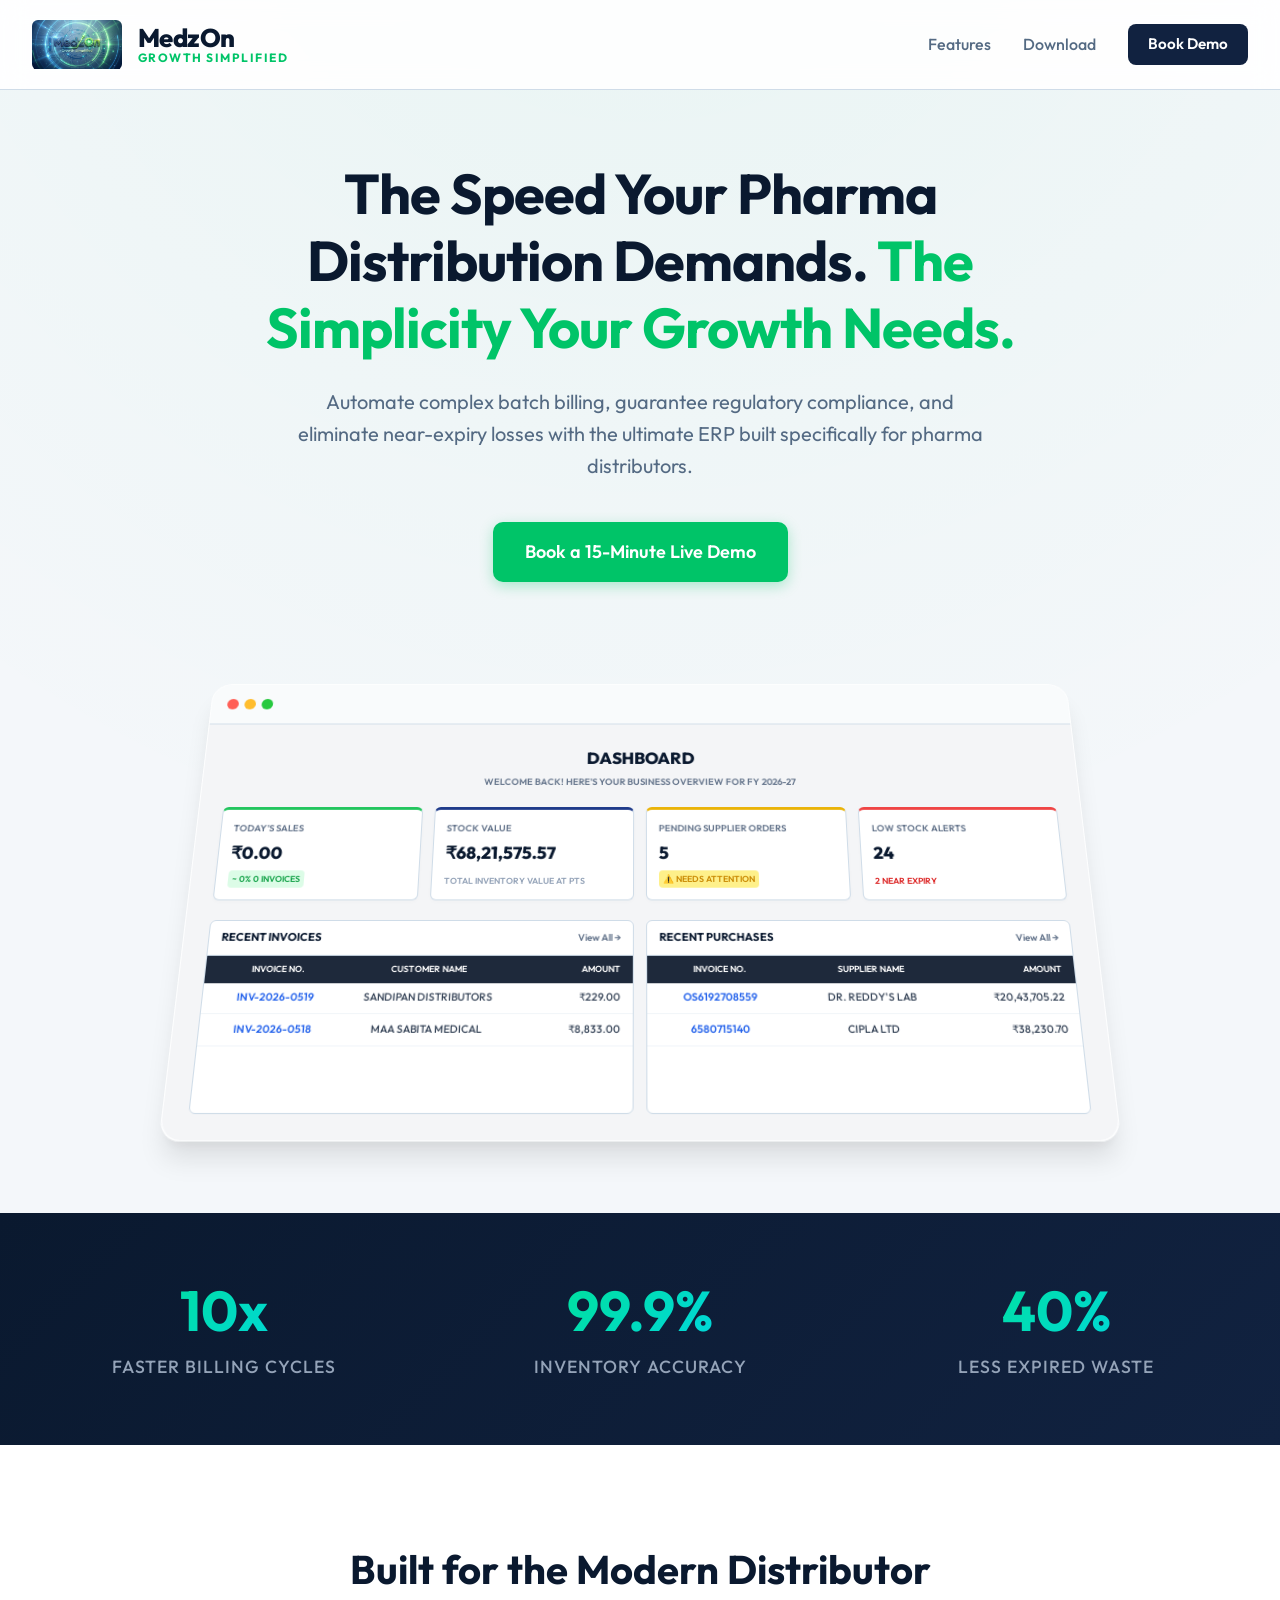
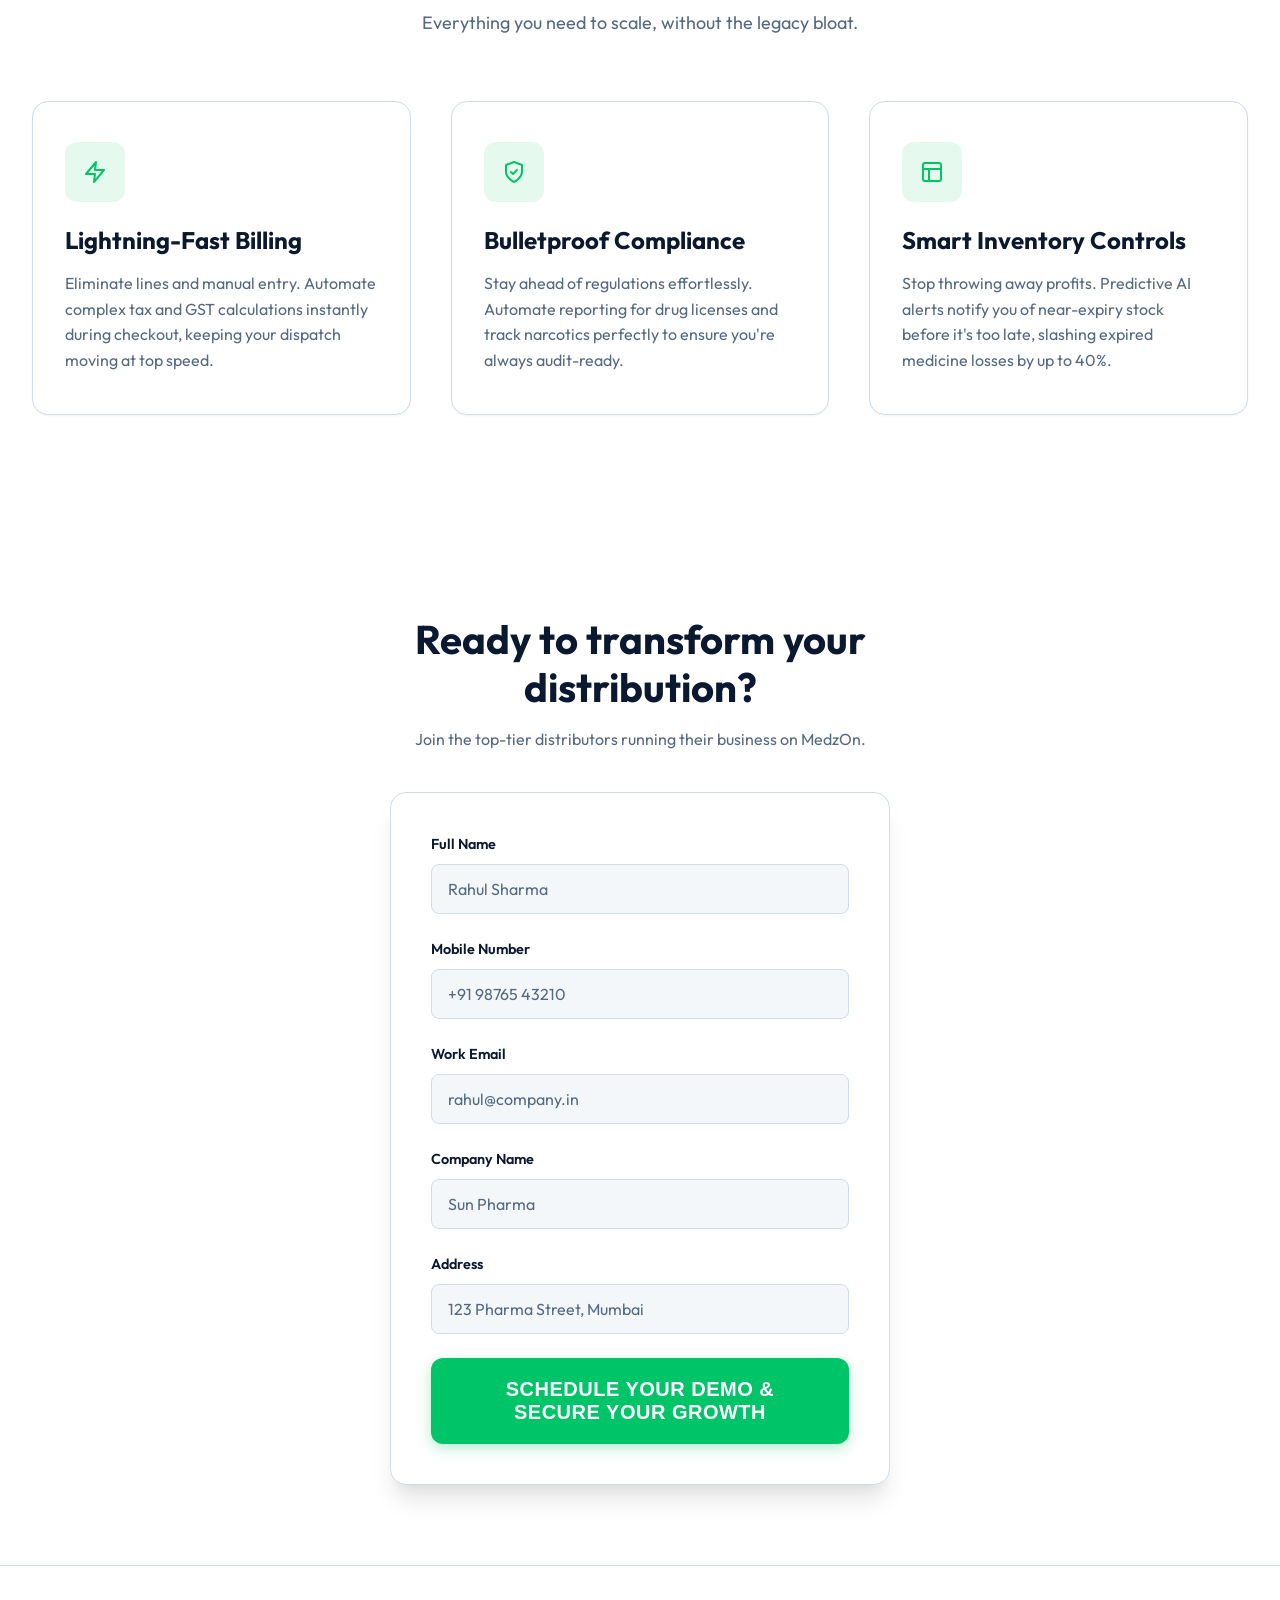
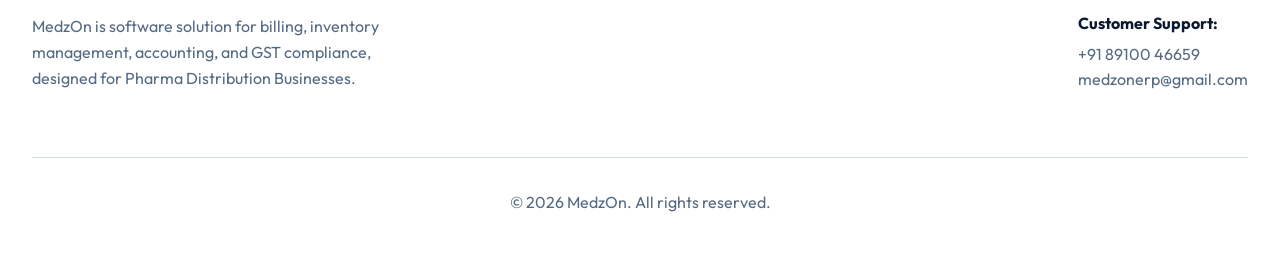
<file: index.html>
<!DOCTYPE html>
<html lang="en">

<head>
    <meta charset="UTF-8">
    <meta name="viewport" content="width=device-width, initial-scale=1.0">
    <title>MedzOn - Growth, Simplified.</title>
    <meta name="description"
        content="Automate complex batch billing, guarantee regulatory compliance, and eliminate near-expiry losses with the ultimate ERP built specifically for pharma distributors.">
    <link rel="preconnect" href="https://fonts.googleapis.com">
    <link rel="preconnect" href="https://fonts.gstatic.com" crossorigin>
    <link href="https://fonts.googleapis.com/css2?family=Outfit:wght@300;400;500;600;700;800&display=swap"
        rel="stylesheet">
    <link rel="stylesheet" href="style.css">
</head>

<body>
    <!-- Navigation -->
    <nav class="navbar">
        <div class="container nav-container">
            <div class="logo">
                <img src="logo.png" alt="MedzOn Icon" class="logo-img">
                <div class="logo-text-group">
                    <span class="logo-brand">MedzOn</span>
                    <span class="logo-tagline">Growth Simplified</span>
                </div>
            </div>
            <div class="nav-links">
                <a href="#features">Features</a>
                <a href="download.html">Download</a>
                <a href="#contact" class="btn btn-primary-small">Book Demo</a>
            </div>
        </div>
    </nav>

    <!-- Hero Section -->
    <header class="hero">
        <div class="container hero-content">
            <div class="hero-text-wrapper fade-in-up">
                <h1 class="hero-title">The Speed Your Pharma Distribution Demands. <span class="highlight">The
                        Simplicity Your Growth Needs.</span></h1>
                <p class="hero-subtitle">Automate complex batch billing, guarantee regulatory compliance, and eliminate
                    near-expiry losses with the ultimate ERP built specifically for pharma distributors.</p>
                <a href="#contact" class="btn btn-accent btn-large">Book a 15-Minute Live Demo</a>
            </div>
            <div class="hero-graphic fade-in-up delay-1">
                <div class="glass-card decorative-card">
                    <div class="card-header">
                        <div class="dots">
                            <span></span><span></span><span></span>
                        </div>
                    </div>
                    <div class="card-body mock-dashboard">
                        <div class="mock-header">
                            <div class="mock-title">DASHBOARD</div>
                            <div class="mock-date">WELCOME BACK! HERE'S YOUR BUSINESS OVERVIEW FOR FY 2026-27</div>
                        </div>
                        <div class="mock-stats">
                            <div class="mock-stat-card border-green">
                                <div class="mock-stat-label">TODAY'S SALES</div>
                                <div class="mock-stat-value">₹0.00</div>
                                <div class="mock-stat-trend positive">~ 0% 0 INVOICES</div>
                            </div>
                            <div class="mock-stat-card border-blue">
                                <div class="mock-stat-label">STOCK VALUE</div>
                                <div class="mock-stat-value">₹68,21,575.57</div>
                                <div class="mock-stat-trend neutral">TOTAL INVENTORY VALUE AT PTS</div>
                            </div>
                            <div class="mock-stat-card border-yellow">
                                <div class="mock-stat-label">PENDING SUPPLIER ORDERS</div>
                                <div class="mock-stat-value">5</div>
                                <div class="mock-stat-trend warning">⚠️ NEEDS ATTENTION</div>
                            </div>
                            <div class="mock-stat-card border-red">
                                <div class="mock-stat-label">LOW STOCK ALERTS</div>
                                <div class="mock-stat-value">24</div>
                                <div class="mock-stat-trend negative">2 NEAR EXPIRY</div>
                            </div>
                        </div>
                        <div class="mock-tables">
                            <div class="mock-table-box">
                                <div class="mock-table-header">RECENT INVOICES <span>View All →</span></div>
                                <div class="mock-table-row th"><span class="col1">INVOICE NO.</span><span
                                        class="col2">CUSTOMER NAME</span><span class="col3">AMOUNT</span></div>
                                <div class="mock-table-row"><span class="col1 highlight">INV-2026-0519</span><span
                                        class="col2">SANDIPAN DISTRIBUTORS</span><span class="col3">₹229.00</span></div>
                                <div class="mock-table-row"><span class="col1 highlight">INV-2026-0518</span><span
                                        class="col2">MAA SABITA MEDICAL</span><span class="col3">₹8,833.00</span></div>
                            </div>
                            <div class="mock-table-box">
                                <div class="mock-table-header">RECENT PURCHASES <span>View All →</span></div>
                                <div class="mock-table-row th"><span class="col1">INVOICE NO.</span><span
                                        class="col2">SUPPLIER NAME</span><span class="col3">AMOUNT</span></div>
                                <div class="mock-table-row"><span class="col1 highlight">OS6192708559</span><span
                                        class="col2">DR. REDDY'S LAB</span><span class="col3">₹20,43,705.22</span></div>
                                <div class="mock-table-row"><span class="col1 highlight">6580715140</span><span
                                        class="col2">CIPLA LTD</span><span class="col3">₹38,230.70</span></div>
                            </div>
                        </div>
                    </div>
                </div>
            </div>
        </div>
        <div class="hero-bg-gradient"></div>
    </header>

    <!-- Metrics Banner -->
    <section class="metrics-banner">
        <div class="container">
            <div class="metrics-grid">
                <div class="metric-item fade-in">
                    <h2 class="metric-number">10x</h2>
                    <p class="metric-label">Faster Billing Cycles</p>
                </div>
                <div class="metric-item fade-in delay-1">
                    <h2 class="metric-number">99.9%</h2>
                    <p class="metric-label">Inventory Accuracy</p>
                </div>
                <div class="metric-item fade-in delay-2">
                    <h2 class="metric-number">40%</h2>
                    <p class="metric-label">Less Expired Waste</p>
                </div>
            </div>
        </div>
    </section>

    <!-- Value Props -->
    <section id="features" class="features-section">
        <div class="container">
            <div class="section-header fade-in-up">
                <h2>Built for the Modern Distributor</h2>
                <p>Everything you need to scale, without the legacy bloat.</p>
            </div>
            <div class="features-grid">
                <!-- Feature 1 -->
                <div class="feature-card fade-in-up delay-1">
                    <div class="feature-icon">
                        <svg xmlns="http://www.w3.org/2000/svg" width="24" height="24" viewBox="0 0 24 24" fill="none"
                            stroke="currentColor" stroke-width="2" stroke-linecap="round" stroke-linejoin="round">
                            <polygon points="13 2 3 14 12 14 11 22 21 10 12 10 13 2"></polygon>
                        </svg>
                    </div>
                    <h3>Lightning-Fast Billing</h3>
                    <p>Eliminate lines and manual entry. Automate complex tax and GST calculations instantly during
                        checkout, keeping your dispatch moving at top speed.</p>
                </div>
                <!-- Feature 2 -->
                <div class="feature-card fade-in-up delay-2">
                    <div class="feature-icon">
                        <svg xmlns="http://www.w3.org/2000/svg" width="24" height="24" viewBox="0 0 24 24" fill="none"
                            stroke="currentColor" stroke-width="2" stroke-linecap="round" stroke-linejoin="round">
                            <path d="M12 22s8-4 8-10V5l-8-3-8 3v7c0 6 8 10 8 10z"></path>
                            <polyline points="9 12 11 14 15 10"></polyline>
                        </svg>
                    </div>
                    <h3>Bulletproof Compliance</h3>
                    <p>Stay ahead of regulations effortlessly. Automate reporting for drug licenses and track narcotics
                        perfectly to ensure you're always audit-ready.</p>
                </div>
                <!-- Feature 3 -->
                <div class="feature-card fade-in-up delay-3">
                    <div class="feature-icon">
                        <svg xmlns="http://www.w3.org/2000/svg" width="24" height="24" viewBox="0 0 24 24" fill="none"
                            stroke="currentColor" stroke-width="2" stroke-linecap="round" stroke-linejoin="round">
                            <rect x="3" y="3" width="18" height="18" rx="2" ry="2"></rect>
                            <line x1="3" y1="9" x2="21" y2="9"></line>
                            <line x1="9" y1="21" x2="9" y2="9"></line>
                        </svg>
                    </div>
                    <h3>Smart Inventory Controls</h3>
                    <p>Stop throwing away profits. Predictive AI alerts notify you of near-expiry stock before it's too
                        late, slashing expired medicine losses by up to 40%.</p>
                </div>
            </div>
        </div>
    </section>


    <!-- Lead Capture Footer -->
    <footer id="contact" class="footer-lead">
        <div class="container footer-container">
            <div class="lead-form-wrapper fade-in-up">
                <h2>Ready to transform your distribution?</h2>
                <p>Join the top-tier distributors running their business on MedzOn.</p>

                <form class="lead-form" id="demoForm">
                    <!-- Replace with your actual Web3Forms access key -->
                    <input type="hidden" name="access_key" value="a9f6d0e3-ef74-4afc-ab80-67b37084bd7a">
                    <input type="hidden" name="subject" value="New MedzOn Demo Request">
                    <input type="hidden" name="from_name" value="MedzOn Website">

                    <div class="form-group">
                        <label for="fullName">Full Name</label>
                        <input type="text" name="name" id="fullName" placeholder="Rahul Sharma" required>
                    </div>
                    <div class="form-group">
                        <label for="mobileNumber">Mobile Number</label>
                        <input type="tel" name="phone" id="mobileNumber" placeholder="+91 98765 43210" required>
                    </div>
                    <div class="form-group">
                        <label for="workEmail">Work Email</label>
                        <input type="email" name="email" id="workEmail" placeholder="rahul@company.in" required>
                    </div>
                    <div class="form-group">
                        <label for="companyName">Company Name</label>
                        <input type="text" name="company" id="companyName" placeholder="Sun Pharma" required>
                    </div>
                    <div class="form-group">
                        <label for="address">Address</label>
                        <input type="text" name="address" id="address" placeholder="123 Pharma Street, Mumbai" required>
                    </div>

                    <button type="submit" class="btn btn-accent btn-massive">Schedule Your Demo & Secure Your
                        Growth</button>
                </form>
            </div>
        </div>
        <div class="footer-bottom">
            <div class="container footer-info">
                <div class="company-desc">
                    <p>MedzOn is software solution for billing, inventory management, accounting, and GST compliance,
                        designed for Pharma Distribution Businesses.</p>
                </div>
                <div class="support-info">
                    <h4>Customer Support:</h4>
                    <p><a href="tel:+918910046659">+91 89100 46659</a></p>
                    <p><a href="mailto:medzonerp@gmail.com">medzonerp@gmail.com</a></p>
                </div>
                <div class="copyright">
                    <p>&copy; 2026 MedzOn. All rights reserved.</p>
                </div>
            </div>
        </div>
    </footer>

    <script src="main.js"></script>
</body>

</html>
</file>
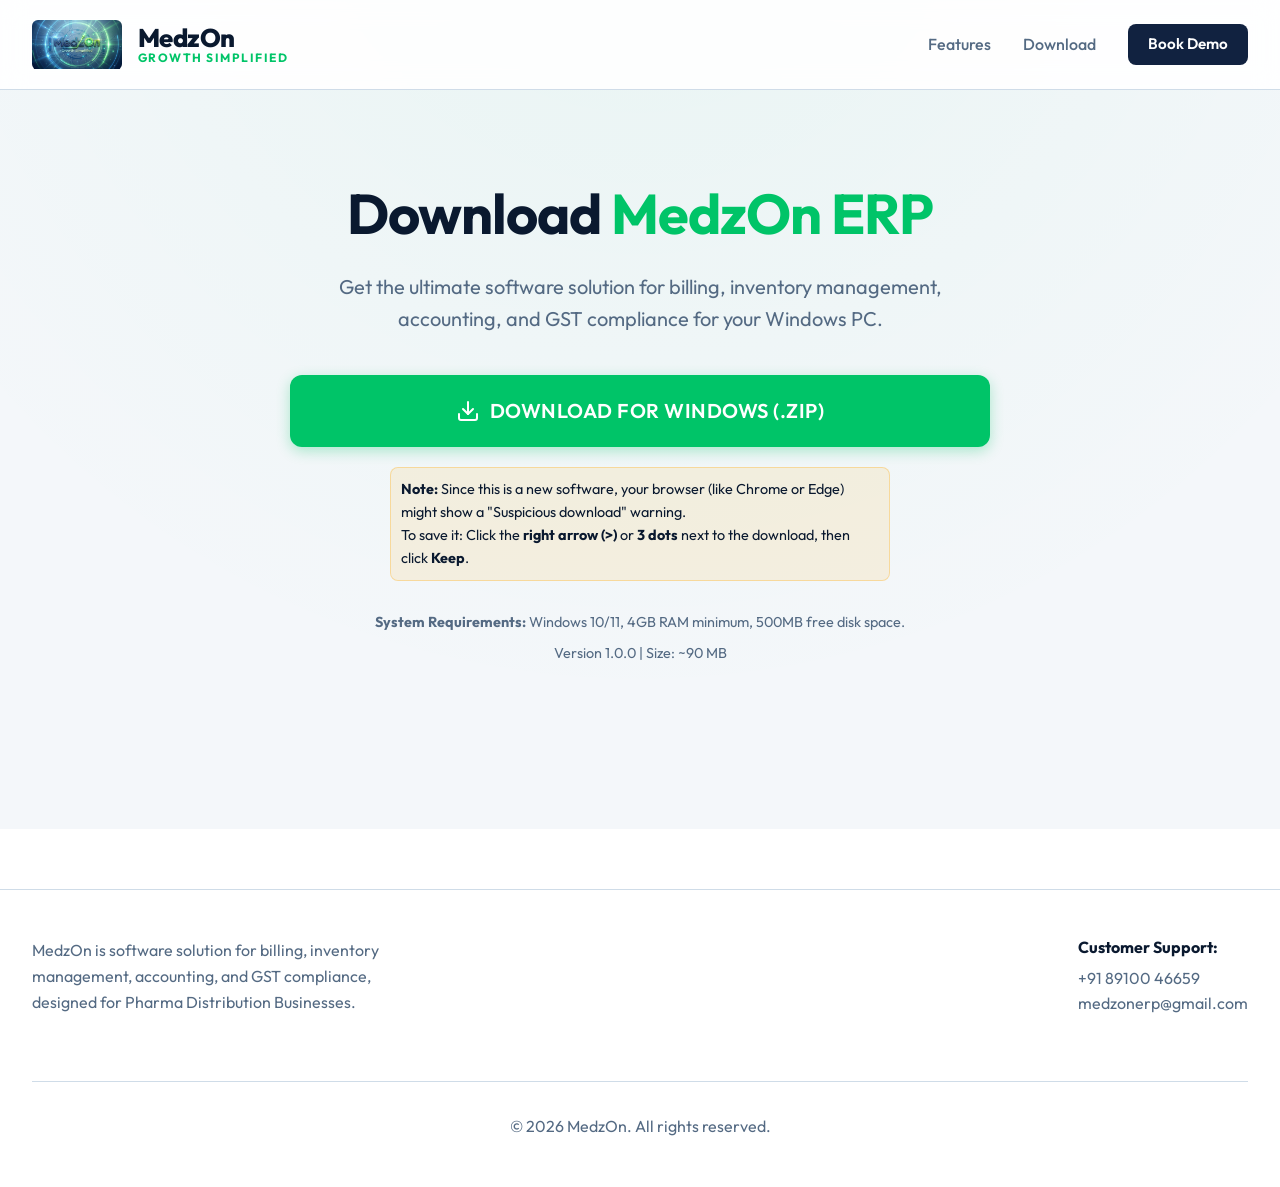
<file: download.html>
<!DOCTYPE html>
<html lang="en">

<head>
    <meta charset="UTF-8">
    <meta name="viewport" content="width=device-width, initial-scale=1.0">
    <title>Download MedzOn - Growth, Simplified.</title>
    <meta name="description" content="Download MedzOn ERP for your Pharma Distribution Business.">
    <link rel="preconnect" href="https://fonts.googleapis.com">
    <link rel="preconnect" href="https://fonts.gstatic.com" crossorigin>
    <link href="https://fonts.googleapis.com/css2?family=Outfit:wght@300;400;500;600;700;800&display=swap"
        rel="stylesheet">
    <link rel="stylesheet" href="style.css">
</head>

<body>
    <!-- Navigation -->
    <nav class="navbar">
        <div class="container nav-container">
            <a href="index.html" class="logo" style="text-decoration: none;">
                <img src="logo.png" alt="MedzOn Icon" class="logo-img">
                <div class="logo-text-group">
                    <span class="logo-brand">MedzOn</span>
                    <span class="logo-tagline">Growth Simplified</span>
                </div>
            </a>
            <div class="nav-links">
                <a href="index.html#features">Features</a>
                <a href="download.html">Download</a>
                <a href="index.html#contact" class="btn btn-primary-small">Book Demo</a>
            </div>
        </div>
    </nav>

    <!-- Download Hero Section -->
    <header class="hero" style="padding: 180px 0 100px;">
        <div class="container hero-content" style="flex-direction: column; text-align: center; max-width: 800px;">
            <div class="hero-text-wrapper fade-in-up" style="align-items: center;">
                <h1 class="hero-title">Download <span class="highlight">MedzOn ERP</span></h1>
                <p class="hero-subtitle">Get the ultimate software solution for billing, inventory management,
                    accounting, and GST compliance for your Windows PC.</p>

                <div style="margin-top: 40px;">
                    <!-- A placeholder link for the actual software executable -->
                    <a href="MedzOnsetup.zip" class="btn btn-accent btn-massive" download
                        style="display: inline-flex; align-items: center; gap: 10px;">
                        <svg xmlns="http://www.w3.org/2000/svg" width="24" height="24" viewBox="0 0 24 24" fill="none"
                            stroke="currentColor" stroke-width="2" stroke-linecap="round" stroke-linejoin="round">
                            <path d="M21 15v4a2 2 0 0 1-2 2H5a2 2 0 0 1-2-2v-4"></path>
                            <polyline points="7 10 12 15 17 10"></polyline>
                            <line x1="12" y1="15" x2="12" y2="3"></line>
                        </svg>
                        DOWNLOAD FOR WINDOWS (.ZIP)
                    </a>
                </div>

                <div style="margin-top: 20px; padding: 10px; background-color: rgba(255, 166, 0, 0.1); border: 1px solid rgba(255, 166, 0, 0.3); border-radius: 8px; font-size: 0.9rem; text-align: left; max-width: 500px; margin-left: auto; margin-right: auto;">
                    <strong>Note:</strong> Since this is a new software, your browser (like Chrome or Edge) might show a "Suspicious download" warning. <br>
                    To save it: Click the <strong>right arrow (>)</strong> or <strong>3 dots</strong> next to the download, then click <strong>Keep</strong>.
                </div>

                <div style="margin-top: 30px; font-size: 0.9rem; color: #64748b;">
                    <p><strong>System Requirements:</strong> Windows 10/11, 4GB RAM minimum, 500MB free disk space.</p>
                    <p style="margin-top: 8px;">Version 1.0.0 | Size: ~90 MB</p>
                </div>
            </div>
        </div>
        <div class="hero-bg-gradient"></div>
    </header>

    <!-- Lead Capture Footer -->
    <footer id="contact" class="footer-lead" style="padding-top: 60px;">
        <div class="footer-bottom">
            <div class="container footer-info">
                <div class="company-desc">
                    <p>MedzOn is software solution for billing, inventory management, accounting, and GST compliance,
                        designed for Pharma Distribution Businesses.</p>
                </div>
                <div class="support-info">
                    <h4>Customer Support:</h4>
                    <p><a href="tel:+918910046659">+91 89100 46659</a></p>
                    <p><a href="mailto:medzonerp@gmail.com">medzonerp@gmail.com</a></p>
                </div>
                <div class="copyright">
                    <p>&copy; 2026 MedzOn. All rights reserved.</p>
                </div>
            </div>
        </div>
    </footer>

    <script src="main.js"></script>
</body>

</html>
</file>
<file: style.css>
:root {
    /* Color Palette - Light Tech Aesthetic */
    --primary-navy: #0A192F; /* Deep Tech Blue (from logo) */
    --primary-navy-light: #112240;
    --accent-coral: #00C468; /* Neon Green (darkened slightly for readability on white) */
    --accent-coral-hover: #00A656;
    --accent-cyan: #009BD6; 
    --bg-white: #FFFFFF;
    --bg-offwhite: #F4F7FA;
    --text-dark: #0A192F;
    --text-muted: #546A83;
    --border-light: #CFDCE8;
    
    /* Gradients */
    --gradient-hero: linear-gradient(135deg, #0A192F 0%, #112240 100%);
    --gradient-accent: linear-gradient(135deg, #00C468 0%, #009BD6 100%);
    
    /* Shadows */
    --shadow-sm: 0 1px 2px 0 rgba(0, 0, 0, 0.05);
    --shadow-md: 0 4px 6px -1px rgba(0, 0, 0, 0.1), 0 2px 4px -1px rgba(0, 0, 0, 0.06);
    --shadow-lg: 0 10px 15px -3px rgba(0, 0, 0, 0.1), 0 4px 6px -2px rgba(0, 0, 0, 0.05);
    --shadow-xl: 0 20px 25px -5px rgba(0, 0, 0, 0.1), 0 10px 10px -5px rgba(0, 0, 0, 0.04);
    --glow: 0 4px 14px 0 rgba(0, 196, 104, 0.3);
    
    /* Typography */
    --font-sans: 'Outfit', sans-serif;
    
    /* Transitions */
    --transition-fast: 0.2s ease;
    --transition-smooth: 0.4s cubic-bezier(0.4, 0, 0.2, 1);
}

* {
    margin: 0;
    padding: 0;
    box-sizing: border-box;
}

html {
    scroll-behavior: smooth;
}

body {
    font-family: var(--font-sans);
    color: var(--text-dark);
    background-color: var(--bg-white);
    line-height: 1.6;
    overflow-x: hidden;
}

.container {
    width: 100%;
    max-width: 1280px;
    margin: 0 auto;
    padding: 0 2rem;
}

/* Typography */
h1, h2, h3, h4 {
    font-weight: 700;
    line-height: 1.2;
    color: var(--primary-navy);
}

p {
    color: var(--text-muted);
}

/* Buttons */
.btn {
    display: inline-flex;
    align-items: center;
    justify-content: center;
    text-decoration: none;
    font-weight: 600;
    border-radius: 8px;
    transition: all var(--transition-fast);
    cursor: pointer;
    border: none;
}

.btn-primary-small {
    padding: 0.5rem 1.25rem;
    background-color: var(--primary-navy-light);
    color: var(--bg-white);
    font-size: 0.95rem;
}

.btn-primary-small:hover {
    background-color: var(--primary-navy);
    transform: translateY(-2px);
    box-shadow: var(--shadow-md);
}

.btn-accent {
    background-color: var(--accent-coral);
    color: var(--bg-white);
    box-shadow: var(--glow);
}

.btn-accent:hover {
    background-color: var(--accent-coral-hover);
    transform: translateY(-2px);
    box-shadow: 0 6px 20px rgba(0, 196, 104, 0.4);
}

.btn-large {
    padding: 1rem 2rem;
    font-size: 1.125rem;
    border-radius: 10px;
}

.btn-massive {
    padding: 1.25rem 2.5rem;
    font-size: 1.25rem;
    border-radius: 12px;
    width: 100%;
    text-transform: uppercase;
    letter-spacing: 0.5px;
}

/* Navbar */
.navbar {
    position: fixed;
    top: 0;
    left: 0;
    right: 0;
    height: 90px;
    background-color: rgba(255, 255, 255, 0.9);
    backdrop-filter: blur(12px);
    -webkit-backdrop-filter: blur(12px);
    border-bottom: 1px solid var(--border-light);
    z-index: 100;
    display: flex;
    align-items: center;
}

.nav-container {
    display: flex;
    justify-content: space-between;
    align-items: center;
}

.logo {
    display: flex;
    align-items: center;
    gap: 1rem;
    text-decoration: none;
}

.logo-img {
    height: 50px;
    width: auto;
    object-fit: contain;
    border-radius: 6px;
}

.logo-text-group {
    display: flex;
    flex-direction: column;
    justify-content: center;
}

.logo-brand {
    font-size: 1.6rem;
    font-weight: 800;
    color: var(--primary-navy);
    line-height: 1;
    letter-spacing: -0.5px;
    margin-bottom: 2px;
}

.logo-tagline {
    font-size: 0.75rem;
    font-weight: 700;
    color: var(--accent-coral);
    text-transform: uppercase;
    letter-spacing: 1.5px;
    line-height: 1;
}

.nav-links {
    display: flex;
    gap: 2rem;
    align-items: center;
}

.nav-links a:not(.btn) {
    text-decoration: none;
    color: var(--text-muted);
    font-weight: 500;
    transition: color var(--transition-fast);
}

.nav-links a:not(.btn):hover {
    color: var(--primary-navy);
}

/* Hero Section */
.hero {
    position: relative;
    padding: 160px 0 100px;
    background-color: var(--bg-offwhite);
    overflow: hidden;
}

.hero-content {
    display: flex;
    flex-direction: column;
    align-items: center;
    text-align: center;
    position: relative;
    z-index: 2;
}

.hero-text-wrapper {
    max-width: 800px;
    margin-bottom: 4rem;
}

.hero-title {
    font-size: 3.5rem;
    letter-spacing: -1px;
    margin-bottom: 1.5rem;
}

.hero-title .highlight {
    color: var(--accent-coral);
}

.hero-subtitle {
    font-size: 1.25rem;
    margin-bottom: 2.5rem;
    max-width: 700px;
    margin-left: auto;
    margin-right: auto;
}

/* Decorative Hero Graphic */
.hero-graphic {
    width: 100%;
    max-width: 900px;
    margin: 0 auto;
    perspective: 1000px;
}

.glass-card {
    background: rgba(255, 255, 255, 0.7);
    backdrop-filter: blur(20px);
    border: 1px solid rgba(255, 255, 255, 0.4);
    border-radius: 20px;
    box-shadow: var(--shadow-xl);
    overflow: hidden;
}

.decorative-card {
    transform: rotateX(15deg) translateY(20px);
    transition: transform var(--transition-smooth);
}

.decorative-card:hover {
    transform: rotateX(5deg) translateY(0);
}

.card-header {
    background-color: rgba(248, 250, 252, 0.8);
    padding: 1rem;
    border-bottom: 1px solid var(--border-light);
    display: flex;
    align-items: center;
}

.dots {
    display: flex;
    gap: 6px;
}

.dots span {
    width: 12px;
    height: 12px;
    border-radius: 50%;
    background-color: #E2E8F0;
}
.dots span:nth-child(1) { background-color: #FF5F56; }
.dots span:nth-child(2) { background-color: #FFBD2E; }
.dots span:nth-child(3) { background-color: #27C93F; }

.mock-dashboard {
    height: 420px;
    padding: 1.5rem;
    display: flex;
    flex-direction: column;
    gap: 1.25rem;
    background: #f4f5f7;
    border-radius: 0 0 20px 20px;
}

.mock-header {
    display: flex;
    flex-direction: column;
    gap: 0.25rem;
}

.mock-title {
    font-size: 1.1rem;
    font-weight: 800;
    color: var(--primary-navy);
}

.mock-date {
    font-size: 0.6rem;
    color: #64748b;
    font-weight: 600;
    text-transform: uppercase;
}

.mock-stats {
    display: flex;
    gap: 0.75rem;
}

.mock-stat-card {
    flex: 1;
    background: #fff;
    padding: 0.75rem;
    border-radius: 6px;
    border: 1px solid var(--border-light);
    display: flex;
    flex-direction: column;
    gap: 0.25rem;
    text-align: left;
    box-shadow: 0 2px 4px rgba(0,0,0,0.02);
}

.mock-stat-card.border-green { border-top: 3px solid #22c55e; }
.mock-stat-card.border-blue { border-top: 3px solid #1e3a8a; }
.mock-stat-card.border-yellow { border-top: 3px solid #eab308; }
.mock-stat-card.border-red { border-top: 3px solid #ef4444; }

.mock-stat-label {
    font-size: 0.6rem;
    color: #64748b;
    text-transform: uppercase;
    font-weight: 600;
}

.mock-stat-value {
    font-size: 1.1rem;
    font-weight: 800;
    color: var(--primary-navy);
}

.mock-stat-trend {
    font-size: 0.55rem;
    font-weight: 600;
    margin-top: auto;
    color: #94a3b8;
}
.mock-stat-trend.positive { color: #16a34a; background: #dcfce7; padding: 2px 4px; border-radius: 4px; display: inline-block; width: fit-content; }
.mock-stat-trend.warning { color: #ca8a04; background: #fef08a; padding: 2px 4px; border-radius: 4px; display: inline-block; width: fit-content; }
.mock-stat-trend.neutral { color: #94a3b8; }
.mock-stat-trend.negative { color: #dc2626; }

.mock-tables {
    display: flex;
    gap: 0.75rem;
    flex: 1;
}

.mock-table-box {
    flex: 1;
    background: #fff;
    border-radius: 6px;
    border: 1px solid var(--border-light);
    overflow: hidden;
    display: flex;
    flex-direction: column;
}

.mock-table-header {
    padding: 0.5rem 0.75rem;
    font-size: 0.7rem;
    font-weight: 700;
    color: var(--primary-navy);
    display: flex;
    justify-content: space-between;
    align-items: center;
    border-bottom: 1px solid var(--border-light);
}

.mock-table-header span {
    color: #64748b;
    font-size: 0.6rem;
    font-weight: 600;
}

.mock-table-row {
    display: flex;
    padding: 0.4rem 0.75rem;
    font-size: 0.65rem;
    border-bottom: 1px solid #f1f5f9;
    color: #334155;
    font-weight: 500;
}

.mock-table-row.th {
    background: #1e293b;
    color: #fff;
    font-size: 0.55rem;
    font-weight: 600;
    border-bottom: none;
}

.mock-table-row .col1 { flex: 1.2; }
.mock-table-row .col2 { flex: 1.8; }
.mock-table-row .col3 { flex: 1; text-align: right; }
.mock-table-row .highlight { color: #2563eb; font-weight: 600; }

/* Background Gradients */
.hero-bg-gradient {
    position: absolute;
    top: -20%;
    left: -10%;
    width: 120%;
    height: 120%;
    background: radial-gradient(circle at 50% 0%, rgba(0, 196, 104, 0.05) 0%, rgba(255, 255, 255, 0) 70%);
    z-index: 1;
    pointer-events: none;
}

/* Metrics Banner */
.metrics-banner {
    background: var(--gradient-hero);
    padding: 4rem 0;
    color: var(--bg-white);
}

.metrics-grid {
    display: grid;
    grid-template-columns: repeat(3, 1fr);
    gap: 2rem;
    text-align: center;
}

.metric-number {
    color: var(--bg-white);
    font-size: 3.5rem;
    margin-bottom: 0.5rem;
    background: linear-gradient(135deg, #00E57A 0%, #00D2FF 100%);
    -webkit-background-clip: text;
    -webkit-text-fill-color: transparent;
}

.metric-label {
    color: #94A3B8;
    font-size: 1.1rem;
    font-weight: 500;
    text-transform: uppercase;
    letter-spacing: 1px;
}

/* Features */
.features-section {
    padding: 100px 0;
    background-color: var(--bg-white);
}

.section-header {
    text-align: center;
    margin-bottom: 4rem;
}

.section-header h2 {
    font-size: 2.5rem;
    margin-bottom: 1rem;
}

.section-header p {
    font-size: 1.125rem;
    max-width: 600px;
    margin: 0 auto;
}

.features-grid {
    display: grid;
    grid-template-columns: repeat(3, 1fr);
    gap: 2.5rem;
}

.feature-card {
    background-color: var(--bg-white);
    border: 1px solid var(--border-light);
    border-radius: 16px;
    padding: 2.5rem 2rem;
    transition: all var(--transition-smooth);
    box-shadow: var(--shadow-sm);
}

.feature-card:hover {
    transform: translateY(-8px);
    box-shadow: var(--shadow-lg);
    border-color: rgba(0, 196, 104, 0.3);
}

.feature-icon {
    width: 60px;
    height: 60px;
    border-radius: 12px;
    background: rgba(0, 196, 104, 0.1);
    color: var(--accent-coral);
    display: flex;
    align-items: center;
    justify-content: center;
    margin-bottom: 1.5rem;
}

.feature-card h3 {
    font-size: 1.5rem;
    margin-bottom: 1rem;
}

/* Interactive Showcase Placeholder */
.showcase-section {
    padding: 100px 0;
    background-color: var(--bg-offwhite);
}

.showcase-header {
    text-align: center;
    margin-bottom: 4rem;
}

.showcase-header h2 {
    font-size: 2.5rem;
    margin-bottom: 0.5rem;
}

.showcase-interactive-wrapper {
    width: 100%;
    max-width: 1000px;
    margin: 0 auto;
}

.interactive-placeholder {
    height: 600px;
    display: flex;
    flex-direction: column;
    align-items: center;
    justify-content: center;
    gap: 1.5rem;
    background: linear-gradient(135deg, rgba(255,255,255,0.9), rgba(244,247,250,0.9));
    cursor: pointer;
    border: 2px dashed var(--border-light);
    transition: all var(--transition-fast);
}

.interactive-placeholder:hover {
    border-color: var(--accent-coral);
    background: rgba(255,255,255,1);
}

.play-button {
    width: 80px;
    height: 80px;
    border-radius: 50%;
    background-color: var(--accent-coral);
    color: white;
    display: flex;
    align-items: center;
    justify-content: center;
    box-shadow: var(--glow);
    transition: transform var(--transition-fast);
}

.interactive-placeholder:hover .play-button {
    transform: scale(1.1);
}

.interactive-placeholder p {
    font-weight: 500;
    font-size: 1.2rem;
    color: var(--primary-navy);
}

/* Lead Capture Footer */
.footer-lead {
    background-color: var(--bg-white);
    padding: 100px 0 0;
    color: var(--text-dark);
}

.lead-form-wrapper {
    max-width: 500px;
    margin: 0 auto 80px;
    text-align: center;
}

.lead-form-wrapper h2 {
    color: var(--primary-navy);
    font-size: 2.5rem;
    margin-bottom: 1rem;
}

.lead-form-wrapper > p {
    color: var(--text-muted);
    margin-bottom: 2.5rem;
}

.lead-form {
    background: var(--bg-white);
    padding: 2.5rem;
    border-radius: 16px;
    box-shadow: var(--shadow-xl);
    border: 1px solid var(--border-light);
    text-align: left;
}

.form-group {
    margin-bottom: 1.5rem;
}

.form-group label {
    display: block;
    font-size: 0.9rem;
    font-weight: 600;
    margin-bottom: 0.5rem;
    color: var(--primary-navy);
}

.form-group input,
.form-group select {
    width: 100%;
    padding: 0.875rem 1rem;
    border-radius: 8px;
    border: 1px solid var(--border-light);
    background-color: var(--bg-offwhite);
    color: var(--text-dark);
    font-family: inherit;
    font-size: 1rem;
    transition: border-color var(--transition-fast), box-shadow var(--transition-fast);
}

.form-group input:focus,
.form-group select:focus {
    outline: none;
    border-color: var(--accent-coral);
    box-shadow: 0 0 0 3px rgba(0, 196, 104, 0.2);
}

.form-group input::placeholder {
    color: var(--text-muted);
}

.footer-bottom {
    border-top: 1px solid var(--border-light);
    padding: 3rem 0;
    color: var(--text-muted);
}

.footer-info {
    display: flex;
    flex-wrap: wrap;
    justify-content: space-between;
    gap: 2rem;
    align-items: flex-start;
}

.company-desc {
    flex: 1;
    min-width: 300px;
    max-width: 400px;
}

.support-info h4 {
    color: var(--primary-navy);
    margin-bottom: 0.5rem;
    font-size: 1rem;
}

.support-info a {
    color: var(--text-muted);
    text-decoration: none;
    transition: color var(--transition-fast);
}

.support-info a:hover {
    color: var(--accent-coral);
}

.copyright {
    width: 100%;
    text-align: center;
    margin-top: 2rem;
    padding-top: 2rem;
    border-top: 1px solid var(--border-light);
}

/* Animations */
.fade-in {
    opacity: 0;
    transition: opacity 0.8s ease-out;
}

.fade-in.visible {
    opacity: 1;
}

.fade-in-up {
    opacity: 0;
    transform: translateY(30px);
    transition: opacity 0.8s ease-out, transform 0.8s ease-out;
}

.fade-in-up.visible {
    opacity: 1;
    transform: translateY(0);
}

.delay-1 { transition-delay: 0.1s; }
.delay-2 { transition-delay: 0.2s; }
.delay-3 { transition-delay: 0.3s; }

/* Responsive */
@media (max-width: 992px) {
    .hero-title { font-size: 3rem; }
    .metrics-grid { grid-template-columns: repeat(1, 1fr); gap: 3rem; }
    .features-grid { grid-template-columns: repeat(2, 1fr); }
}

@media (max-width: 768px) {
    .nav-links { display: none; }
    .hero-title { font-size: 2.5rem; }
    .features-grid { grid-template-columns: 1fr; }
    .hero { padding: 120px 0 60px; }
}
</file>
